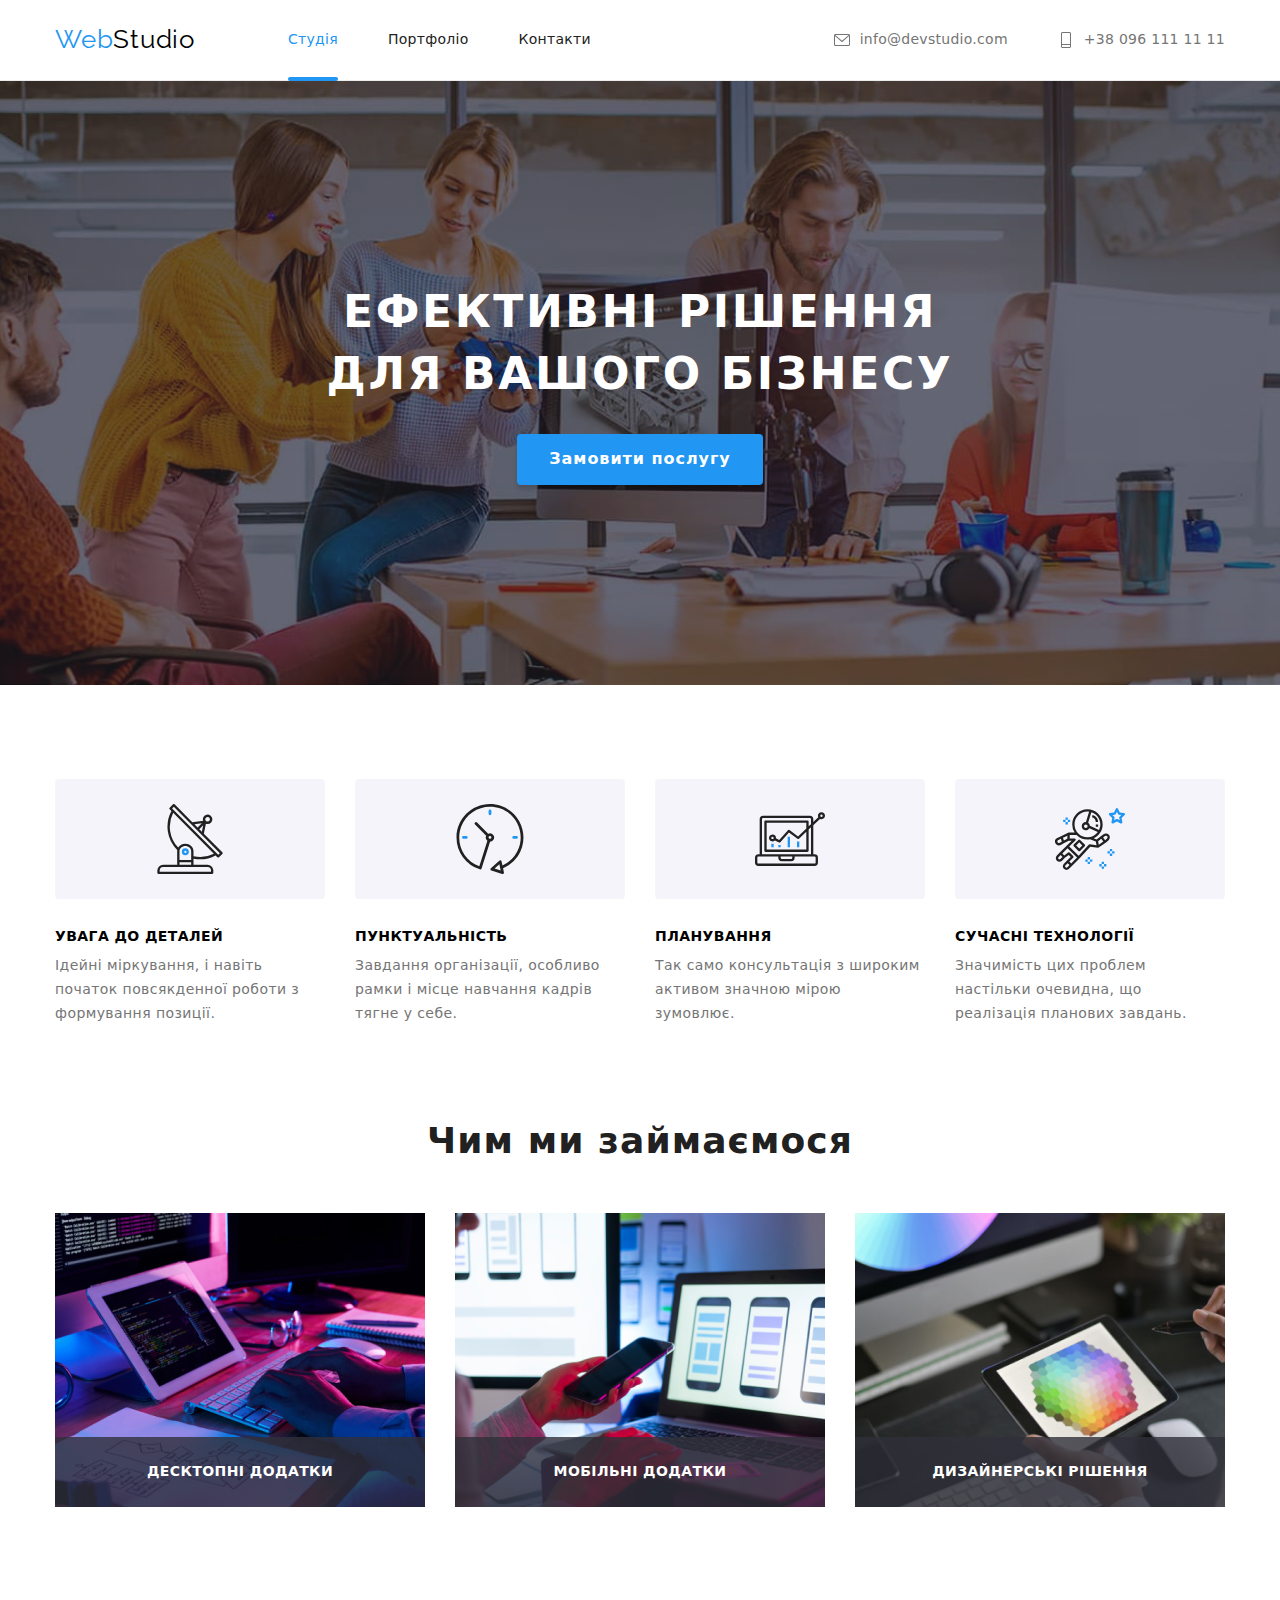
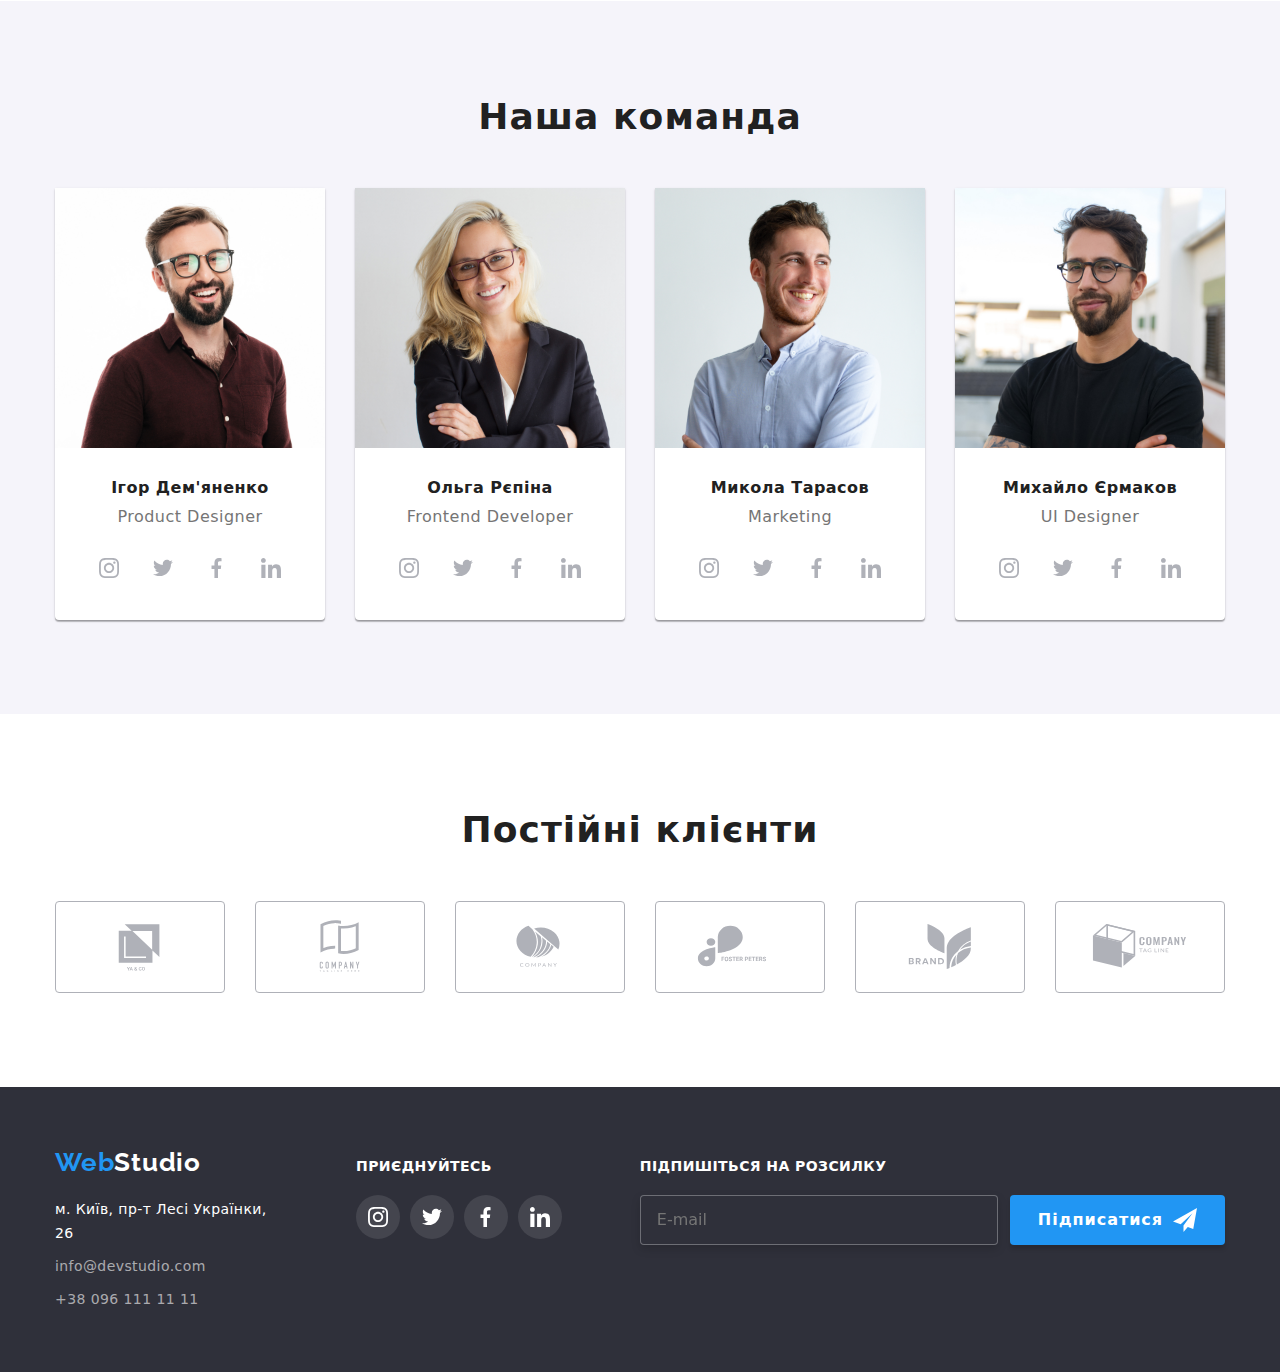
<file: index.html>
<!DOCTYPE html>
<html lang="uk">
<head>
    <meta charset="UTF-8">
    <meta http-equiv="X-UA-Compatible" content="IE=edge">
    <meta name="viewport" content="width=device-width, initial-scale=1.0">
    <link rel="preconnect" href="https://fonts.googleapis.com">
    <link rel="preconnect" href="https://fonts.gstatic.com" crossorigin>
    <link href="https://fonts.googleapis.com/css2?family=Raleway:wght@700&family=Roboto:wght@400;500;700;900&display=swap" rel="stylesheet">
    <title>TrainDocument</title>
    <link rel="stylesheet" href="./css/main.min.css">
    <link rel="stylesheet" href="https://cdnjs.cloudflare.com/ajax/libs/modern-normalize/1.1.0/modern-normalize.min.css">
</head>
<body>
    <header class="header">
        <div class="container">
            <nav class="header__nav">
                <a class="header__logo" href="/">Web<span class="logo__span">Studio</span></a>
                <ul class="header__pages list">
                    <li class="header__page"><a href="./index.html" class="header__link current">Студія</a></li>
                    <li class="header__page"><a href="./portfolio.html" class="header__link">Портфоліо</a></li>
                    <li class="header__page"><a href="#" class="header__link">Контакти</a></li>
                </ul>
                <ul class="header__contacts list">
                    <li>
                        <a href="mailto:info@devstudio.com" class="header__contact">
                            <svg class="header__icons" width="16" height="16"> 
                                <use href="./images/icons.svg#mail-icon"></use>
                            </svg>info@devstudio.com</a>

                    </li>
                    <li>
                        <a href="tel:+380961111111" class="header__contact">
                            <svg class="header__icons" width="16" height="16"> 
                                <use href="./images/icons.svg#tele-icon"></use>
                            </svg>+38 096 111 11 11</a>
                    </li>
                </ul>
            </nav>

        </div>    
    </header>
    <main>
        <section class="hero">
            <div class="container hero__block">
                <h1 class="hero__logo">Ефективні рішення для вашого бізнесу</h1>
                <button data-modal-open type="button" class="hero__button">Замовити послугу</button>
                <div class="backdrop is-hidden" data-modal>
                    <div class="modal">
                        <button class="modal__close-button" data-modal-close>
                            <svg class="close-button__icon" width="18" height="18">
                                <use href="./images/icons.svg#close-button"></use>                               
                            </svg>
                        </button>
                        <p class="modal__name">Залиште свої дані, ми вам передзвонимо</p>
                        <form class="form">
                            <div class="form__field">
                                <label class="field__label" for="name">Ім'я</label>
                                <input class="field__input" type="text" name="name" id="name">
                                <svg class="field__icons" width="18" height="18">
                                    <use href="./images/icons.svg#name-icon"></use> 
                                </svg>
                            </div>
                            <div class="form__field">
                                <label class="field__label" for="tel">Телефон</label>
                                <input class="field__input" type="tel" name="tel" id="tel">
                                <svg class="field__icons" width="18" height="18">
                                    <use href="./images/icons.svg#modal-phone"></use> 
                                </svg>
                            </div>
                            <div class="form__field">
                                <label class="field__label" for="mail">Пошта</label>
                                <input class="field__input" type="email" name="mail" id="mail">
                                <svg class="field__icons" width="18" height="18">
                                    <use href="./images/modal-icons.svg#mail-icon"></use> 
                                </svg>
                            </div>
                            <div class="form__field">
                                <label class="field__label" for="coment">Коментар</label>
                                <textarea class="field__input field__textarea" name="coment" id="coment" rows="6" placeholder="Введіть текст"></textarea>
                            </div>
                            <div class="check__field">
                                <label class="check__label">
                                    <input class="check__input" type="checkbox" name="policy">
                                    <span class="check__icon"></span>
                                    Погоджуюсь з розсилкою та приймаю <a href="#" class="check__polici">Умови договору</a>
                                </label>
                                
                            </div>
                            <button type="submit" class="modal__send-button">Відправити</button>
                        </form>

                    </div>
                </div>
            </div>
        </section>
        <section class="softskills">
            <div class="container">
                <h2 class="visually-hidden">Наші особлиості</h2>
                <ul class="skills list">
                    <li class="skills__item">
                        <div class="skill__icons">
                            <svg clas="skill__icon" width="70" height="70">
                                <use href="./images/icons.svg#antenna"></use>
                            </svg>
                        </div>
                        <h3 class="skill__name">Увага до деталей</h3>
                        <p class="skill__discription">Ідейні міркування, і навіть початок повсякденної роботи з формування позиції.</p>
                    </li>
                    <li class="sskills__item">
                        <div class="skill__icons">
                            <svg clas="skill__icon" width="70" height="70">
                                <use href="./images/icons.svg#clock"></use>
                            </svg>
                        </div>
                        <h3 class="skill__name">Пунктуальність</h3>
                        <p class="skill__discription">Завдання організації, особливо рамки і місце навчання кадрів тягне у себе.</p>
                    </li>
                    <li class="skills__item">
                        <div class="skill__icons">
                            <svg clas="skill__icon" width="70" height="70">
                                <use href="./images/icons.svg#diagram"></use>
                            </svg>
                        </div>
                        <h3 class="skill__name">Планування</h3>
                        <p class="skill__discription">Так само консультація з широким активом значною мірою зумовлює.</p>
                    </li>
                    <li class="fskills__item">
                        <div class="skill__icons">
                            <svg clas="skill__icon" width="70" height="70">
                                <use href="./images/icons.svg#astronaut"></use>
                            </svg>
                        </div>
                        <h3 class="skill__name">Сучасні технології</h3>
                        <p class="skill__discription">Значимість цих проблем настільки очевидна, що реалізація планових завдань.</p>
                    </li>
                </ul>
            </div>
        </section>
        <section class="about section">
            <div class="container">
                <h2 class="about__name">Чим ми займаємося</h2>
                <ul class="about__items list">
                    <li class="about__cards">
                        <div class="about__photo">
                            <img src="./images/about1.jpg" alt="work" width="370" /> 
                            <h3 class="photo__name">Десктопні додатки</h3>
                        </div> 
                    </li>
                    <li class="about__cards">
                        <div class="about__photo">
                            <img src="./images/about2.jpg" alt="more-work" width="370" />
                            <h3 class="photo__name">Мобільні додатки</h3>
                        </div>
                    </li>
                    <li class="about__cards">
                        <div class="about__photo">
                            <img src="./images/about3.jpg" alt="hard-work" width="370" />
                            <h3 class="photo__name">Дизайнерські рішення</h3>
                        </div>
                    </li>
                </ul> 
            </div>         
        </section>
        <section class="team section">
            <div class="container">
                <h2 class="team__name">Наша команда</h2>
                <ul class="team__list list">
                    <li class="teammate">   
                        <img src="./images/team-igor.jpg" alt="igor" width="270" />
                        <div class="teammate__card">
                            <h3 class="teammate__name">Ігор Дем'яненко</h3>  
                            <p class="teammate__skill">Product Designer</p>
                            <ul class="teammate__social-icons list">
                                <li class="social-icons__item">
                                    <a href="" class="social-icons__button">
                                        <svg class="social__icon" width="20" height="20"> 
                                            <use href="./images/icons.svg#instagram"></use>
                                        </svg>  
                                    </a>
                                </li>
                                <li class="social-icons__item">
                                    <a href="" class="social-icons__button">
                                        <svg class="social__icon" width="20" height="20"> 
                                            <use href="./images/icons.svg#twiter"></use>
                                        </svg>             
                                    </a>
                                </li>
                                <li class="social-icons__item">
                                    <a href="" class="social-icons__button">
                                        <svg class="social__icon" width="20" height="20"> 
                                            <use href="./images/icons.svg#facebook"></use>
                                        </svg>  
                                    </a>
                                </li>
                                <li class="social-icons__item">
                                    <a href="" class="social-icons__button">
                                        <svg class="social__icon" width="20" height="20"> 
                                            <use href="./images/icons.svg#in-icon"></use>
                                        </svg> 
                                    </a>
                                </li>
                            </ul>
                        </div>      
                    </li>
                    <li class="teammate">
                        <img src="./images/team-olga.jpg" alt="olga" width="270" />
                        <div class="teammate__card">
                            <h3 class="teammate__name">Ольга Рєпіна</h3> 
                            <p class="teammate__skill">Frontend Developer</p>
                            <ul class="teammate__social-icons list">
                                <li class="social-icons__item">
                                    <a href="" class="social-icons__button">
                                        <svg class="social__icon" width="20" height="20"> 
                                            <use href="./images/icons.svg#instagram"></use>
                                        </svg>  
                                    </a>
                                </li>
                                <li class="social-icons__item">
                                    <a href="" class="social-icons__button">
                                        <svg class="social__icon" width="20" height="20"> 
                                            <use href="./images/icons.svg#twiter"></use>
                                        </svg>             
                                    </a>
                                </li>
                                <li class="social-icons__item">
                                    <a href="" class="social-icons__button">
                                        <svg class="social__icon" width="20" height="20"> 
                                            <use href="./images/icons.svg#facebook"></use>
                                        </svg>  
                                    </a>
                                </li>
                                <li class="social-icons__item">
                                    <a href="" class="social-icons__button">
                                        <svg class="social__icon" width="20" height="20"> 
                                            <use href="./images/icons.svg#in-icon"></use>
                                        </svg> 
                                    </a>
                                </li>
                            </ul>
                        </div>                                    
                    </li>
                    <li class="teammate">
                        <img src="./images/team-mukola.jpg" alt="mukola" width="270" />
                        <div class="teammate__card">
                            <h3 class="teammate__name">Микола Тарасов</h3>
                            <p class="teammate__skill">Marketing</p>
                            <ul class="teammate__social-icons list">
                                <li class="social-icons__item">
                                    <a href="" class="social-icons__button">
                                        <svg class="social__icon" width="20" height="20"> 
                                            <use href="./images/icons.svg#instagram"></use>
                                        </svg>  
                                    </a>
                                </li>
                                <li class="social-icons__item">
                                    <a href="" class="social-icons__button">
                                        <svg class="social__icon" width="20" height="20"> 
                                            <use href="./images/icons.svg#twiter"></use>
                                        </svg>             
                                    </a>
                                </li>
                                <li class="social-icons__item">
                                    <a href="" class="social-icons__button">
                                        <svg class="social__icon" width="20" height="20"> 
                                            <use href="./images/icons.svg#facebook"></use>
                                        </svg>  
                                    </a>
                                </li>
                                <li class="social-icons__item">
                                    <a href="" class="social-icons__button">
                                        <svg class="social__icon" width="20" height="20"> 
                                            <use href="./images/icons.svg#in-icon"></use>
                                        </svg> 
                                    </a>
                                </li>
                            </ul>
                        </div>                        
                    </li>
                    <li class="teammate">
                        <img src="./images/team-mukhailo.jpg" alt="mikhailo" width="270" />
                        <div class="teammate__card">
                            <h3 class="teammate__name">Михайло Єрмаков</h3> 
                            <p class="teammate__skill">UI Designer</p>
                            <ul class="teammate__social-icons list">
                                <li class="social-icons__item">
                                    <a href="" class="social-icons__button">
                                        <svg class="icon-team" width="20" height="20"> 
                                            <use href="./images/icons.svg#instagram"></use>
                                        </svg>  
                                    </a>
                                </li>
                                <li class="social-icons__item">
                                    <a href="" class="social-icons__button">
                                        <svg class="social__icon" width="20" height="20"> 
                                            <use href="./images/icons.svg#twiter"></use>
                                        </svg>             
                                    </a>
                                </li>
                                <li class="social-icons__item">
                                    <a href="" class="social-icons__button">
                                        <svg class="social__icon" width="20" height="20"> 
                                            <use href="./images/icons.svg#facebook"></use>
                                        </svg>  
                                    </a>
                                </li>
                                <li class="social-icons__item">
                                    <a href="" class="social-icons__button">
                                        <svg class="social__icon" width="20" height="20"> 
                                            <use href="./images/icons.svg#in-icon"></use>
                                        </svg> 
                                    </a>
                                </li>
                            </ul>
                        </div> 
                    </li>
                </ul>
            </div>
        </section>
        <section class="partners">
            <div class="container">
                <h2 class="partners__name">Постійні клієнти</h2>
                <ul class="partners__items list">
                    <li class="partners__unit">
                        <a href="" class="partners__link">
                            <svg class="partners__icon">
                                <use href="./images/icons.svg#Logo1"></use>
                            </svg>
                        </a>
                    </li>
                    <li class="partners__unit">
                        <a href="" class="partners__link">
                            <svg class="partners__icon">
                                <use href="./images/icons.svg#Logo2"></use>
                            </svg>
                        </a>
                    </li>
                    <li class="partners__unit">
                        <a href="" class="partners__link">
                            <svg class="partners__icon">
                                <use href="./images/icons.svg#Logo3"></use>
                            </svg>
                        </a>
                    </li>
                    <li class="partners__unit">
                        <a href="" class="partners__link">
                            <svg class="partners__icon">
                                <use href="./images/icons.svg#Logo4"></use>
                            </svg>
                        </a>
                    </li>
                    <li class="partners__unit">
                        <a href="" class="partners__link">
                            <svg class="partners__icon">
                                <use href="./images/icons.svg#Logo5"></use>
                            </svg>
                        </a>
                    </li>
                    <li class="partners__unit">
                        <a href="" class="partners__link">
                            <svg class="partners__icon">
                                <use href="./images/icons.svg#Logo6"></use>
                            </svg>
                        </a>
                    </li>
                </ul>
            </div>
        </section>

    </main>
    <footer class="footer">
        <div class="container fot-info">
            <div>
                <a class="logo-footer" href="/">Web<span class="logo-footer__span">Studio</span></a>
                <address class="footer__address">
                    <ul class="info list">
                        <li class="info__item">
                            <a class="info__adress"
                            href="https://goo.gl/maps/q8szckF4ap9dP3nEA"
                            target="_blank"
                            rel="noopener noreferrer nofollow"
                            >м. Київ, пр-т Лесі Українки, 26</a>   
                        </li>
                        <li class="info__item"><a href="mailto:info@devstudio.com" class="info__contacts">info@devstudio.com</a></li>
                        <li class="info__item"><a href="tel:+380961111111" class="info__contacts">+38 096 111 11 11</a></li>
                    </ul>            
                </address>
            </div>
            <div class="social">
                <h3 class="social__name">приєднуйтесь</h3>
                <ul class="icons list">
                    <li class="icons__item">
                        <a href="" class="icon__link">
                            <svg class="footer__icon" width="20" height="20"> 
                                <use href="./images/icons.svg#instagram"></use>
                            </svg>  
                        </a>
                    </li>
                    <li class="icons__item">
                        <a href="" class="icon__link">
                            <svg class="footer__icon" width="20" height="20"> 
                                <use href="./images/icons.svg#twiter"></use>
                            </svg>             
                        </a>
                    </li>
                    <li class="icons__item">
                        <a href="" class="icon__link">
                            <svg class="footer__icon" width="20" height="20"> 
                                <use href="./images/icons.svg#facebook"></use>
                            </svg>  
                        </a>
                    </li>
                    <li class="icons__item">
                        <a href="" class="icon__link">
                            <svg class="footer__icon" width="20" height="20"> 
                                <use href="./images/icons.svg#in-icon"></use>
                            </svg> 
                        </a>
                    </li>
                </ul>
            </div>
            <div class="footer-form">
                <p class="form__name">підпишіться на розсилку</p>
                <div class="form__send"> 
                    <label for="mail">
                        <input class="form__input" type="email" name="mail" placeholder="E-mail" />
                    </label>
                    <button type="submit" class="form__button">
                        Підписатися
                        <svg class="form__icon" width="24" height="24" >
                            <use href="./images/icons.svg#icon-send"></use>
                        </svg>
                    </button>
                </div>
            </div>

        </div>

    </footer>

    <script src="./js/modal.js"></script>
</body>
</html>
</file>
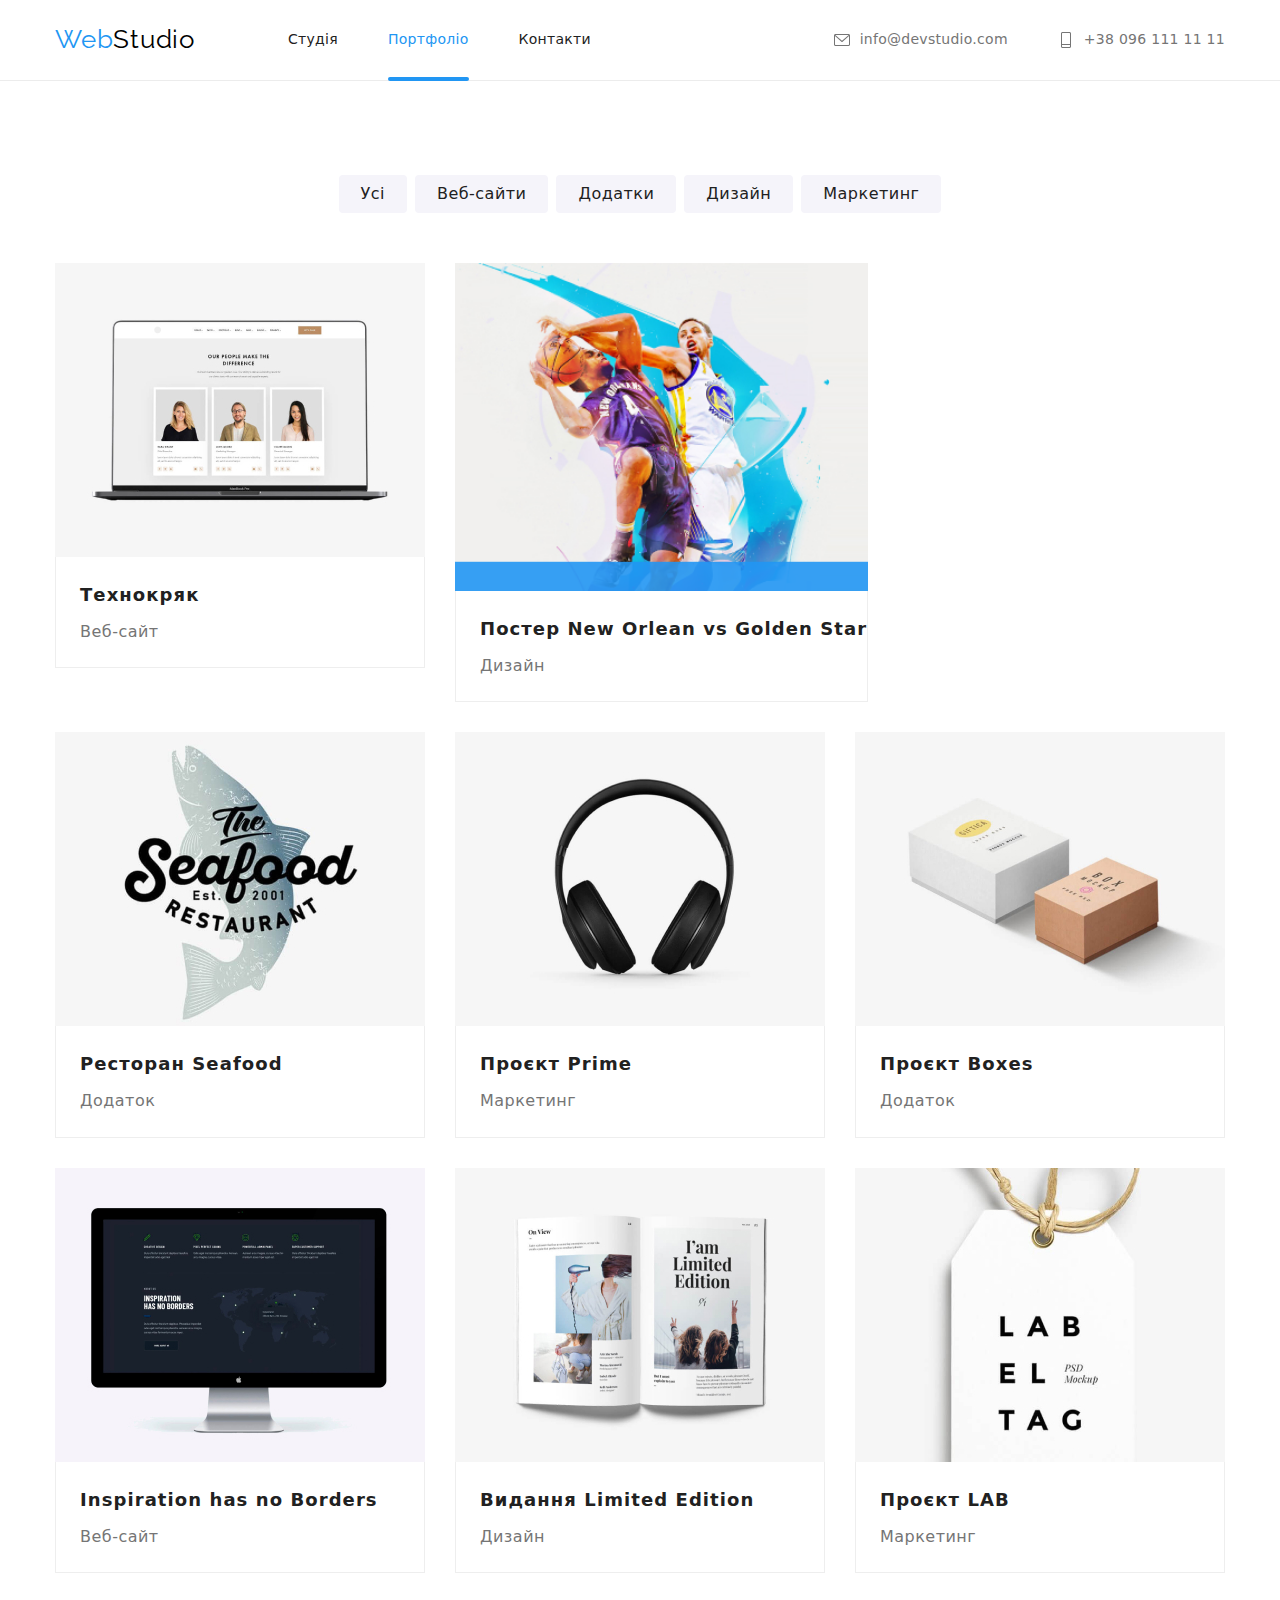
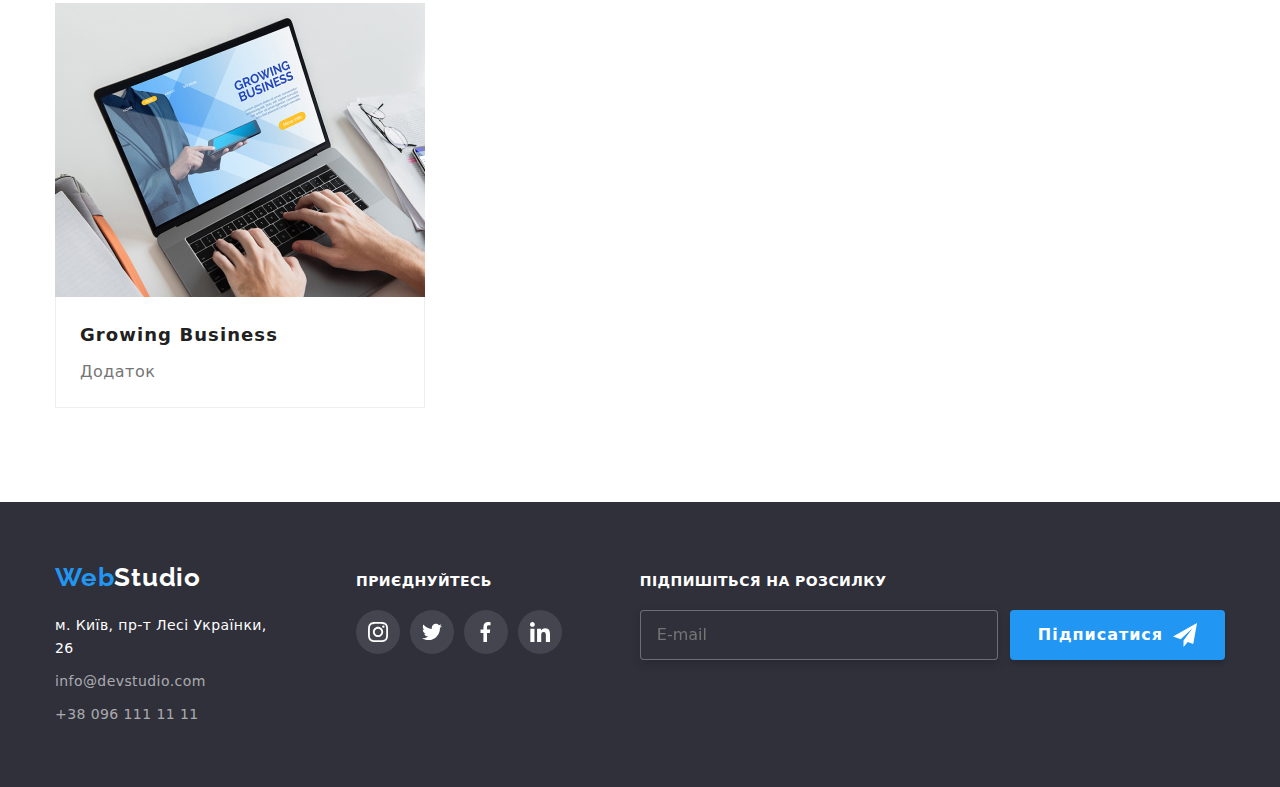
<file: portfolio.html>
<!DOCTYPE html>
<html lang="uk">
<head>
    <meta charset="UTF-8">
    <meta http-equiv="X-UA-Compatible" content="IE=edge">
    <meta name="viewport" content="width=device-width, initial-scale=1.0">
    <link rel="preconnect" href="https://fonts.googleapis.com">
    <link rel="preconnect" href="https://fonts.gstatic.com" crossorigin>
    <link href="https://fonts.googleapis.com/css2?family=Raleway:wght@700&family=Roboto:wght@400;500;700;900&display=swap" rel="stylesheet">
    <title>PortfolioDocument</title>
    <link rel="stylesheet" href="./css/main.min.css">
    <link rel="stylesheet" href="https://cdnjs.cloudflare.com/ajax/libs/modern-normalize/1.1.0/modern-normalize.min.css">
</head>
<body>
    <header class="header">
        <div class="container">
            <nav class="header__nav">
                <a class="header__logo" href="/">Web<span class="logo__span">Studio</span></a>
                <ul class="header__pages list">
                    <li class="header__page"><a href="./index.html" class="header__link">Студія</a></li>
                    <li class="header__page"><a href="./portfolio.html" class="header__link current">Портфоліо</a></li>
                    <li class="header__page"><a href="#" class="header__link">Контакти</a></li>
                </ul>
                <ul class="header__contacts list">
                    <li>
                        <a href="mailto:info@devstudio.com" class="header__contact">
                            <svg class="header__icons" width="16" height="16"> 
                                <use href="./images/icons.svg#mail-icon"></use>
                            </svg>info@devstudio.com</a>

                    </li>
                    <li>
                        <a href="tel:+380961111111" class="header__contact">
                            <svg class="header__icons" width="16" height="16"> 
                                <use href="./images/icons.svg#tele-icon"></use>
                            </svg>+38 096 111 11 11</a>
                    </li>
                </ul>
            </nav>

        </div>    
    </header>
    <main>
        
        <section class="projects section">
            <div class="container">
                <h1 class="visually-hidden">Портфолио</h1>
                <ul class="projects__buttons list">
                    <li class="projects-butoons__item"><button type="button" class="project__butoon">Усі</button></li>
                    <li class="projects-butoons__item"><button type="button" class="project__butoon">Веб-сайти</button></li>
                    <li class="projects-butoons__item"><button type="button" class="project__butoon">Додатки</button></li>
                    <li class="projects-butoons__item"><button type="button" class="project__butoon">Дизайн</button></li>
                    <li class="projects-butoons__item"><button type="button" class="project__butoon">Маркетинг</button></li>
                </ul>
                <ul class="projects__list list">
                    <li class="project__card">                       
                            <a class="card" href="#">
                                <div class="card__thumb">
                                    <img src="./images/project1.jpg" alt="notebook" width="370">
                                    <p class="card__discription">Ресурс пропонує комплексні пропозиції з різним рівнем функціоналу та сервісів. Все це дозволить відвідувачу отримати вичерпні відомості про компанію чи приватну особу.</p>                                 
                                </div>                              
                                <div class="card__content">                                    
                                    <h3 class="card__name">Технокряк</h3>
                                    <p class="card__text">Веб-сайт</p>
                                </div>
                            </a>                                             
                    </li> 
                    <li class="project__card">
                        <a class="card" href="#">
                            <div class="card__thumb">
                                <img src="./images/project2.jpg" alt="notebook" width="370">
                                <p class="card__discription">Ресурс пропонує комплексні пропозиції з різним рівнем функціоналу та сервісів. Все це дозволить відвідувачу отримати вичерпні відомості про компанію чи приватну особу.</p>
                            </div>
                            <div class="card__content">                                
                                <h3 class="card__name">Постер New Orlean vs Golden Star</h3>
                                <p class="card__text">Дизайн</p>
                            </div>   
                        </a>                   
                    </li>
                    <li class="project__card">
                        <a class="card" href="#">
                            <div class="card__thumb">
                                <img src="./images/project3.jpg" alt="notebook" width="370">
                                <p class="card__discription">Ресурс пропонує комплексні пропозиції з різним рівнем функціоналу та сервісів. Все це дозволить відвідувачу отримати вичерпні відомості про компанію чи приватну особу.</p>
                            </div>
                            <div class="card__content">
                                
                                <h3 class="card__name">Ресторан Seafood</h3>
                                <p class="card__text">Додаток</p>
                            </div>
                        </a>                  
                    </li>
                    <li class="project__card">
                        <a class="card" href="#">
                            <div class="card__thumb">
                                <img src="./images/project4.jpg" alt="notebook" width="370">
                                <p class="card__discription">Ресурс пропонує комплексні пропозиції з різним рівнем функціоналу та сервісів. Все це дозволить відвідувачу отримати вичерпні відомості про компанію чи приватну особу.</p>
                            </div>
                            <div class="card__content">
                                
                                <h3 class="card__name">Проєкт Prime</h3>
                                <p class="card__text">Маркетинг</p>
                            </div>
                        </a>                   
                    </li>
                    <li class="project__card">
                        <a class="card" href="#">
                            <div class="card__thumb">
                                <img src="./images/project5.jpg" alt="notebook" width="370">
                                <p class="card__discription">Ресурс пропонує комплексні пропозиції з різним рівнем функціоналу та сервісів. Все це дозволить відвідувачу отримати вичерпні відомості про компанію чи приватну особу.</p>
                            </div>
                            <div class="card__content">
                                
                                <h3 class="card__name">Проєкт Boxes</h3>
                                <p class="card__text">Додаток</p>
                            </div>
                        </a>                   
                    </li>
                    <li class="project__card">
                        <a class="card" href="#">
                            <div class="card__thumb">
                                <img src="./images/project6.jpg" alt="notebook" width="370">
                                <p class="card__discription">Ресурс пропонує комплексні пропозиції з різним рівнем функціоналу та сервісів. Все це дозволить відвідувачу отримати вичерпні відомості про компанію чи приватну особу.</p>
                            </div>
                            <div class="card__content">
                                
                                <h3 class="card__name">Inspiration has no Borders</h3>
                                <p class="card__text">Веб-сайт</p>
                            </div>
                        </a>                   
                    </li>
                    <li class="project__card">
                        <a class="card" href="#">
                            <div class="card__thumb">
                                <img src="./images/project7.jpg" alt="notebook" width="370">
                                <p class="card__discription">Ресурс пропонує комплексні пропозиції з різним рівнем функціоналу та сервісів. Все це дозволить відвідувачу отримати вичерпні відомості про компанію чи приватну особу.</p>
                            </div>
                            <div class="card__content">
                                
                                <h3 class="card__name">Видання Limited Edition</h3>
                                <p class="card__text">Дизайн</p>
                            </div>
                        </a>
                    </li>
                    <li class="project__card">
                        <a class="card" href="#">
                            <div class="card__thumb">
                                <img src="./images/project8.jpg" alt="notebook" width="370">
                                <p class="card__discription">Ресурс пропонує комплексні пропозиції з різним рівнем функціоналу та сервісів. Все це дозволить відвідувачу отримати вичерпні відомості про компанію чи приватну особу.</p>
                            </div>
                            <div class="card__content">
                                
                                <h3 class="card__name">Проєкт LAB</h3>
                                <p class="card__text">Маркетинг</p>
                            </div>
                        </a>                   
                    </li>
                    <li class="project__card">
                        <a class="card" href="#">
                            <div class="card__thumb">
                                <img src="./images/project9.jpg" alt="notebook" width="370">
                                <p class="card__discription">Ресурс пропонує комплексні пропозиції з різним рівнем функціоналу та сервісів. Все це дозволить відвідувачу отримати вичерпні відомості про компанію чи приватну особу.</p>
                            </div>
                            <div class="card__content">
                                
                                <h3 class="card__name">Growing Business</h3>
                                <p class="card__text">Додаток</p>
                            </div>
                        </a>                   
                    </li>
                </ul>
            </div>
        </section>
    </main>
    <footer class="footer">
        <div class="container fot-info">
            <div>
                <a class="logo-footer" href="/">Web<span class="logo-footer__span">Studio</span></a>
                <address class="footer__address">
                    <ul class="info list">
                        <li class="info__item">
                            <a class="info__adress"
                            href="https://goo.gl/maps/q8szckF4ap9dP3nEA"
                            target="_blank"
                            rel="noopener noreferrer nofollow"
                            >м. Київ, пр-т Лесі Українки, 26</a>   
                        </li>
                        <li class="info__item"><a href="mailto:info@devstudio.com" class="info__contacts">info@devstudio.com</a></li>
                        <li class="info__item"><a href="tel:+380961111111" class="info__contacts">+38 096 111 11 11</a></li>
                    </ul>            
                </address>
            </div>
            <div class="social">
                <h3 class="social__name">приєднуйтесь</h3>
                <ul class="icons list">
                    <li class="icons__item">
                        <a href="" class="icon__link">
                            <svg class="footer__icon" width="20" height="20"> 
                                <use href="./images/icons.svg#instagram"></use>
                            </svg>  
                        </a>
                    </li>
                    <li class="icons__item">
                        <a href="" class="icon__link">
                            <svg class="footer__icon" width="20" height="20"> 
                                <use href="./images/icons.svg#twiter"></use>
                            </svg>             
                        </a>
                    </li>
                    <li class="icons__item">
                        <a href="" class="icon__link">
                            <svg class="footer__icon" width="20" height="20"> 
                                <use href="./images/icons.svg#facebook"></use>
                            </svg>  
                        </a>
                    </li>
                    <li class="icons__item">
                        <a href="" class="icon__link">
                            <svg class="footer__icon" width="20" height="20"> 
                                <use href="./images/icons.svg#in-icon"></use>
                            </svg> 
                        </a>
                    </li>
                </ul>
            </div>
            <div class="footer-form">
                <p class="form__name">підпишіться на розсилку</p>
                <div class="form__send"> 
                    <label for="mail">
                        <input class="form__input" type="email" name="mail" placeholder="E-mail" />
                    </label>
                    <button type="submit" class="form__button">
                        Підписатися
                        <svg class="form__icon" width="24" height="24" >
                            <use href="./images/icons.svg#icon-send"></use>
                        </svg>
                    </button>
                </div>
            </div>

        </div>

    </footer>
    
</body>
</html>
</file>
<file: css/main.min.css>
/*! modern-normalize v1.1.0 | MIT License | https://github.com/sindresorhus/modern-normalize */*,::before,::after{-webkit-box-sizing:border-box;box-sizing:border-box}html{line-height:1.15;-webkit-text-size-adjust:100%;-moz-tab-size:4;-o-tab-size:4;tab-size:4}body{margin:0;font-family:system-ui,-apple-system,"Segoe UI",Roboto,Helvetica,Arial,sans-serif,"Apple Color Emoji","Segoe UI Emoji"}hr{height:0;color:inherit}abbr[title]{-webkit-text-decoration:underline dotted;text-decoration:underline dotted}b,strong{font-weight:bolder}code,kbd,samp,pre{font-family:ui-monospace,SFMono-Regular,Consolas,"Liberation Mono",Menlo,monospace;font-size:1em}small{font-size:80%}sub,sup{font-size:75%;line-height:0;position:relative;vertical-align:baseline}sub{bottom:-0.25em}sup{top:-0.5em}table{text-indent:0;border-color:inherit}button,input,optgroup,select,textarea{font-family:inherit;font-size:100%;line-height:1.15;margin:0}button,select{text-transform:none}button,[type=button],[type=reset],[type=submit]{-webkit-appearance:button}::-moz-focus-inner{border-style:none;padding:0}:-moz-focusring{outline:1px dotted ButtonText}:-moz-ui-invalid{box-shadow:none}legend{padding:0}progress{vertical-align:baseline}::-webkit-inner-spin-button,::-webkit-outer-spin-button{height:auto}[type=search]{-webkit-appearance:textfield;outline-offset:-2px}::-webkit-search-decoration{-webkit-appearance:none}::-webkit-file-upload-button{-webkit-appearance:button;font:inherit}summary{display:list-item}:root{--primary-text-color: #212121;--accent-text: #2196F3;--other-text: #757575;--background-and-text: #ffffff;--logo-half: #000;--block-background: #2F303A;--team-background: #F5F4FA;--icon-color: #AFB1B8}body{background-color:var(--background-and-text);font-family:"Roboto",sans-serif}a{text-decoration:none}*{margin:0;padding:0}h1,h2,h3,ul,p{margin:inherit}img{display:block;min-width:100%;height:auto}.container{width:1200px;padding-left:15px;padding-right:15px;margin-left:auto;margin-right:auto}.section{padding-top:94px;padding-bottom:94px}.visually-hidden{position:absolute;white-space:nowrap;width:1px;height:1px;overflow:hidden;border:0;padding:0;clip:rect(0 0 0 0);-webkit-clip-path:inset(50%);clip-path:inset(50%);margin:-1px}header{border-bottom:1px solid #ececec}.header__nav{display:-webkit-box;display:-ms-flexbox;display:flex;-webkit-box-align:center;-ms-flex-align:center;align-items:center}.header__logo{font-family:"Raleway";font-size:26px;line-height:1.2;letter-spacing:.03em;text-decoration:none;color:var(--accent-text)}.logo__span{color:var(--logo-half)}.list{list-style:none}.header__pages{display:-webkit-box;display:-ms-flexbox;display:flex;margin-left:93px}.header__page:not(:last-child){margin-right:50px}.header__link{display:block;padding-top:32px;padding-bottom:32px;font-weight:500;font-size:14px;line-height:1.1;letter-spacing:.02em;color:var(--primary-text-color);-webkit-transition:color 250ms cubic-bezier(0.4, 0, 0.2, 1);transition:color 250ms cubic-bezier(0.4, 0, 0.2, 1)}.header__link:hover,.header__link:focus{color:var(--accent-text)}.header__pages .current{color:var(--accent-text)}.header__contacts{display:-webkit-box;display:-ms-flexbox;display:flex;margin-left:auto}.header__contacts li+li{margin-left:50px}.header__contact{display:block;padding-top:32px;padding-bottom:32px}.header__contact{display:-webkit-box;display:-ms-flexbox;display:flex;font-weight:500;font-size:14px;line-height:1.1;letter-spacing:.02em;color:var(--other-text);fill:var(--other-text);-webkit-transition:color 250ms cubic-bezier(0.4, 0, 0.2, 1),fill 250ms cubic-bezier(0.4, 0, 0.2, 1);transition:color 250ms cubic-bezier(0.4, 0, 0.2, 1),fill 250ms cubic-bezier(0.4, 0, 0.2, 1)}.header__contact:hover,.header__contact:focus{color:var(--accent-text);fill:var(--accent-text)}.header__icons{margin-right:10px}.header__pages li{position:relative}.current::after{content:"";position:absolute;width:100%;height:4px;bottom:-1px;left:0;border-radius:2px;background-color:var(--accent-text)}.hero{background-color:var(--block-background);background-image:-webkit-gradient(linear, left top, right top, from(rgba(47, 48, 58, 0.4)), to(rgba(47, 48, 58, 0.4))),url(../images/overlay-people.jpg);background-image:linear-gradient(to right, rgba(47, 48, 58, 0.4), rgba(47, 48, 58, 0.4)),url(../images/overlay-people.jpg);background-position:center;background-size:cover}.hero__block{text-align:center;padding-top:200px;padding-bottom:200px}.hero__logo{width:696px;font-weight:900;font-size:44px;line-height:1.4;text-align:center;letter-spacing:.06em;text-transform:uppercase;color:var(--background-and-text)}.hero__button{margin-top:30px;padding:10px 32px;font-family:inherit;font-weight:700;font-size:16px;line-height:1.9;background:var(--accent-text);-webkit-box-shadow:0px 4px 4px rgba(0,0,0,.15);box-shadow:0px 4px 4px rgba(0,0,0,.15);border-radius:4px;cursor:pointer;color:var(--background-and-text);border:none;letter-spacing:.06em;-webkit-transition:background-color 250ms cubic-bezier(0.4, 0, 0.2, 1);transition:background-color 250ms cubic-bezier(0.4, 0, 0.2, 1)}.hero__button:hover,.hero__button:focus{background-color:#188ce8}.backdrop{position:fixed;top:0;left:0;width:100%;height:100%;background:rgba(0,0,0,.2);z-index:1;opacity:1;-webkit-transition:opacity 250ms cubic-bezier(0.4, 0, 0.2, 1);transition:opacity 250ms cubic-bezier(0.4, 0, 0.2, 1)}.backdrop.is-hidden{opacity:0;pointer-events:none}.backdrop.is-hidden .modal{-webkit-transform:translate(-50%, -50%) scale(0.9);transform:translate(-50%, -50%) scale(0.9)}.modal{padding:40px;position:absolute;top:50%;left:50%;-webkit-transform:translate(-50%, -50%) scale(1);transform:translate(-50%, -50%) scale(1);-webkit-transition:-webkit-transform 250ms cubic-bezier(0.4, 0, 0.2, 1);transition:-webkit-transform 250ms cubic-bezier(0.4, 0, 0.2, 1);transition:transform 250ms cubic-bezier(0.4, 0, 0.2, 1);transition:transform 250ms cubic-bezier(0.4, 0, 0.2, 1), -webkit-transform 250ms cubic-bezier(0.4, 0, 0.2, 1);min-width:528px;background-color:var(--background-and-text);-webkit-box-shadow:0px 1px 3px rgba(0,0,0,.12),0px 1px 1px rgba(0,0,0,.14),0px 2px 1px rgba(0,0,0,.2);box-shadow:0px 1px 3px rgba(0,0,0,.12),0px 1px 1px rgba(0,0,0,.14),0px 2px 1px rgba(0,0,0,.2);border-radius:4px}.modal__name{margin-bottom:12px;font-weight:700;font-size:20px;line-height:1.1;letter-spacing:.03em;color:var(--primary-text-color)}.close-button__icon{display:-webkit-box;display:-ms-flexbox;display:flex;border-radius:50%}.modal__close-button{position:absolute;top:8px;right:8px;padding:6px;border-radius:50%;border:1px solid rgba(0,0,0,.1);background-color:var(--background-and-text);cursor:pointer;fill:var(--logo-half);-webkit-transition:fill 250ms cubic-bezier(0.4, 0, 0.2, 1);transition:fill 250ms cubic-bezier(0.4, 0, 0.2, 1)}.modal__close-button:hover,.modal__close-button:focus{fill:var(--accent-text)}.form__field{position:relative;display:-webkit-box;display:-ms-flexbox;display:flex;-webkit-box-orient:vertical;-webkit-box-direction:normal;-ms-flex-direction:column;flex-direction:column;text-align:left;font-weight:400;font-size:12px;line-height:14px;color:var(--other-text);letter-spacing:.01em;margin-bottom:4px}.form__field+.form__field{margin-top:10px}.field__label{font-weight:400;font-size:12px;line-height:14px;color:var(--other-text);letter-spacing:.01em;margin-bottom:4px}.field__input{padding:12px;padding-left:42px;border:1px solid rgba(33,33,33,.2);border-radius:4px;-webkit-transition:border-color 250ms cubic-bezier(0.4, 0, 0.2, 1);transition:border-color 250ms cubic-bezier(0.4, 0, 0.2, 1)}.field__icons{position:absolute;bottom:11px;left:12px;fill:var(--primary-text-color);-webkit-transition:fill 250ms cubic-bezier(0.4, 0, 0.2, 1);transition:fill 250ms cubic-bezier(0.4, 0, 0.2, 1)}.field__input:focus~.field__icons,.field__input:hover~.field__icons{fill:var(--accent-text)}.field__input:focus,.field__input:hover{border-color:var(--accent-text);outline:none}.field__textarea{padding:12px 16px;border:1px solid rgba(33,33,33,.2);border-radius:4px;height:120px;resize:none}.field__textarea::-webkit-input-placeholder{font-weight:400;font-size:12px;line-height:14px;letter-spacing:.01em;color:rgba(117,117,117,.5)}.field__textarea::-moz-placeholder{font-weight:400;font-size:12px;line-height:14px;letter-spacing:.01em;color:rgba(117,117,117,.5)}.field__textarea:-ms-input-placeholder{font-weight:400;font-size:12px;line-height:14px;letter-spacing:.01em;color:rgba(117,117,117,.5)}.field__textarea::-ms-input-placeholder{font-weight:400;font-size:12px;line-height:14px;letter-spacing:.01em;color:rgba(117,117,117,.5)}.field__textarea::placeholder{font-weight:400;font-size:12px;line-height:14px;letter-spacing:.01em;color:rgba(117,117,117,.5)}.check__field{margin-top:20px}.check__polici{margin-left:4px;text-decoration:underline;color:var(--accent-text)}.check__label{display:-webkit-box;display:-ms-flexbox;display:flex;-webkit-box-align:center;-ms-flex-align:center;align-items:center;-webkit-box-pack:center;-ms-flex-pack:center;justify-content:center;font-weight:400;font-size:14px;line-height:24px;letter-spacing:.03em;color:var(--other-text)}.check__icon{display:inline-block;margin-right:8px;width:16px;height:15px;border:2px solid var(--primary-text-color);border-radius:2px}.check__input{position:absolute;-webkit-appearance:none;-moz-appearance:none;appearance:none}.check__input:checked+.check__icon{border-color:var(--accent-text);background-color:var(--accent-text);background-image:url("../images/icon-check.svg");background-size:contain;background-origin:border-box}.modal__send-button{margin-top:30px;padding:10px 52px;font-family:inherit;font-weight:700;font-size:16px;line-height:1.9;background:var(--accent-text);-webkit-box-shadow:0px 4px 4px rgba(0,0,0,.15);box-shadow:0px 4px 4px rgba(0,0,0,.15);border-radius:4px;cursor:pointer;color:var(--background-and-text);border:none;letter-spacing:.06em;-webkit-transition:background-color 250ms cubic-bezier(0.4, 0, 0.2, 1);transition:background-color 250ms cubic-bezier(0.4, 0, 0.2, 1)}.modal__send-button:hover,.modal__send-button:focus{background-color:#188ce8}.skill__icons{display:-webkit-box;display:-ms-flexbox;display:flex;-webkit-box-align:center;-ms-flex-align:center;align-items:center;-webkit-box-pack:center;-ms-flex-pack:center;justify-content:center;margin-bottom:30px;width:270px;height:120px;background-color:var(--team-background);border-radius:4px}.softskills{padding-top:94px}.skills{display:-webkit-box;display:-ms-flexbox;display:flex}.skills__item{-ms-flex-preferred-size:25%;flex-basis:25%}.skills li+li{margin-left:30px}.skill__name{text-transform:uppercase;font-weight:700;font-size:14px;line-height:1.1;letter-spacing:.03em;margin-left:0}.skill__discription{font-weight:400;font-size:14px;line-height:1.7;letter-spacing:.03em;color:var(--other-text);margin-top:10px;margin-left:0}.about{padding-top:94px;padding-bottom:94px;text-align:center}.about__name{font-weight:700;font-size:36px;line-height:1.2;letter-spacing:.03em;color:var(--primary-text-color);margin-bottom:50px}.about__items{display:-webkit-box;display:-ms-flexbox;display:flex;-ms-flex-wrap:wrap;flex-wrap:wrap}.about__cards{-ms-flex-preferred-size:calc(33.3333333333% - 30px);flex-basis:calc(33.3333333333% - 30px)}.about__cards+.about__cards{margin-left:30px}.about__photo{position:relative}.photo__name{display:-webkit-box;display:-ms-flexbox;display:flex;-webkit-box-align:center;-ms-flex-align:center;align-items:center;-webkit-box-pack:center;-ms-flex-pack:center;justify-content:center;width:100%;height:70px;position:absolute;bottom:0;font-weight:700;font-size:14px;line-height:1.1;letter-spacing:.03em;text-transform:uppercase;color:var(--background-and-text);background-color:rgba(47,48,58,.8)}.team{background-color:var(--team-background);padding-bottom:94px;padding-top:94px;text-align:center}.team__name{font-weight:700;font-size:36px;line-height:1.2;letter-spacing:.03em;margin-bottom:50px;color:var(--primary-text-color)}.team__list{display:-webkit-box;display:-ms-flexbox;display:flex;-ms-flex-wrap:wrap;flex-wrap:wrap}.team__list li+li{margin-left:30px}.teammate{-ms-flex-preferred-size:calc(25% - 30px);flex-basis:calc(25% - 30px);-webkit-box-shadow:0px 1px 3px rgba(0,0,0,.12),0px 1px 1px rgba(0,0,0,.14),0px 2px 1px rgba(0,0,0,.2);box-shadow:0px 1px 3px rgba(0,0,0,.12),0px 1px 1px rgba(0,0,0,.14),0px 2px 1px rgba(0,0,0,.2);border-radius:0px 0px 4px 4px;background-color:var(--background-and-text)}.teammate__name{margin-bottom:0;text-align:center;letter-spacing:.03em;font-size:16px;line-height:1.2;color:var(--primary-text-color)}.teammate__card{text-align:center;margin-top:30px;margin-bottom:30px}.teammate__skill{font-weight:400;font-size:16px;line-height:1.2;letter-spacing:.03em;margin-bottom:0;margin-top:10px;color:var(--other-text)}.teammate__social-icons{-webkit-box-pack:center;-ms-flex-pack:center;justify-content:center;display:-webkit-box;display:-ms-flexbox;display:flex;margin-top:20px}.social-icons__item+.social-icons__item{margin-left:10px}.social-icons__button{display:-webkit-box;display:-ms-flexbox;display:flex;-webkit-box-pack:center;-ms-flex-pack:center;justify-content:center;-webkit-box-align:center;-ms-flex-align:center;align-items:center;border:none;background-color:rgba(255,255,255,.1);border-radius:50%;width:44px;height:44px;cursor:pointer;fill:var(--icon-color);-webkit-transition:fill 250ms cubic-bezier(0.4, 0, 0.2, 1),background-color 250ms cubic-bezier(0.4, 0, 0.2, 1);transition:fill 250ms cubic-bezier(0.4, 0, 0.2, 1),background-color 250ms cubic-bezier(0.4, 0, 0.2, 1)}.social-icons__button:hover,.social-icons__button:focus{background-color:var(--accent-text);fill:var(--background-and-text)}.partners{padding-bottom:94px;padding-top:94px;text-align:center}.partners__name{color:var(--primary-text-color);font-weight:700;font-size:36px;line-height:1.2;letter-spacing:.03em}.partners__items{display:-webkit-box;display:-ms-flexbox;display:flex;margin-top:50px;padding:0}.partners__unit+.partners__unit{margin-left:30px}.partners__link{display:-webkit-box;display:-ms-flexbox;display:flex;-webkit-box-pack:center;-ms-flex-pack:center;justify-content:center;-webkit-box-align:center;-ms-flex-align:center;align-items:center;fill:var(--icon-color);width:170px;height:92px;border:1px solid var(--icon-color);border-radius:4px;-webkit-transition:fill 250ms cubic-bezier(0.4, 0, 0.2, 1),border 250ms cubic-bezier(0.4, 0, 0.2, 1),color 250ms cubic-bezier(0.4, 0, 0.2, 1);transition:fill 250ms cubic-bezier(0.4, 0, 0.2, 1),border 250ms cubic-bezier(0.4, 0, 0.2, 1),color 250ms cubic-bezier(0.4, 0, 0.2, 1)}.partners__link:hover,.partners__link:focus{border:1px solid var(--accent-text);fill:var(--accent-text);color:var(--accent-text)}.partners__icon{width:106px;height:60px}.footer{background-color:var(--block-background);padding-top:60px;padding-bottom:60px}.fot-info{display:-webkit-box;display:-ms-flexbox;display:flex;-webkit-box-align:baseline;-ms-flex-align:baseline;align-items:baseline}.footer__address{margin-top:20px}.logo-footer{font-family:"Raleway";font-weight:700;font-size:26px;line-height:1.2;letter-spacing:.03em;text-decoration:none;color:var(--accent-text)}.logo-footer__span{color:var(--background-and-text)}.info{width:231px}.info__adress{font-weight:400;font-size:14px;font-style:normal;line-height:1.7;letter-spacing:.03em;color:var(--background-and-text);-webkit-transition:color 250ms cubic-bezier(0.4, 0, 0.2, 1);transition:color 250ms cubic-bezier(0.4, 0, 0.2, 1)}.info__adress:hover,.info__adress:focus{color:var(--accent-text)}.info__item{margin-top:9px}.info__item:first-child{margin-top:0}.info__contacts{font-style:normal;font-weight:400;font-size:14px;line-height:1.7;letter-spacing:.03em;color:rgba(255,255,255,.6);-webkit-transition:color 250ms cubic-bezier(0.4, 0, 0.2, 1);transition:color 250ms cubic-bezier(0.4, 0, 0.2, 1)}.info__contacts:hover,.info__contacts:focus{color:var(--accent-text)}.social{margin-left:70px;padding-left:0}.social__name{margin-left:0;padding-left:0;text-transform:uppercase;font-weight:700;font-size:14px;line-height:1.1;letter-spacing:.03em;color:var(--background-and-text)}.icons{display:-webkit-box;display:-ms-flexbox;display:flex;margin-top:20px;margin-left:0}.icons li+li{margin-left:10px}.icon__link{display:-webkit-box;display:-ms-flexbox;display:flex;-webkit-box-pack:center;-ms-flex-pack:center;justify-content:center;-webkit-box-align:center;-ms-flex-align:center;align-items:center;border:none;background-color:rgba(255,255,255,.1);border-radius:50%;width:44px;height:44px;cursor:pointer;-webkit-transition:background-color 250ms cubic-bezier(0.4, 0, 0.2, 1);transition:background-color 250ms cubic-bezier(0.4, 0, 0.2, 1)}.icon__link:hover,.icon__link:focus{background-color:var(--accent-text)}.footer__icon{fill:var(--background-and-text)}.footer-form{margin-left:auto}.form__send{display:-webkit-box;display:-ms-flexbox;display:flex}.form__name{display:block;padding-left:0;margin-bottom:20px;text-transform:uppercase;font-weight:700;font-size:14px;line-height:1.1;letter-spacing:.03em;color:var(--background-and-text)}.form__input{width:358px;height:50px;padding-left:16px;color:var(--background-and-text);background-color:var(--block-background);border:1px solid rgba(255,255,255,.3);-webkit-filter:drop-shadow(0px 4px 4px rgba(0, 0, 0, 0.15));filter:drop-shadow(0px 4px 4px rgba(0, 0, 0, 0.15));border-radius:4px}.form__input:focus{outline:none}.mail-input::-webkit-input-placeholder{color:rgba(255,255,255,.6);letter-spacing:.03em}.mail-input::-moz-placeholder{color:rgba(255,255,255,.6);letter-spacing:.03em}.mail-input:-ms-input-placeholder{color:rgba(255,255,255,.6);letter-spacing:.03em}.mail-input::-ms-input-placeholder{color:rgba(255,255,255,.6);letter-spacing:.03em}.mail-input::placeholder{color:rgba(255,255,255,.6);letter-spacing:.03em}.form__button{padding:10px 28px;margin-left:12px;font-weight:700;font-size:16px;line-height:1.9;background:var(--accent-text);-webkit-box-shadow:0px 4px 4px rgba(0,0,0,.15);box-shadow:0px 4px 4px rgba(0,0,0,.15);border-radius:4px;cursor:pointer;color:var(--background-and-text);border:none;letter-spacing:.06em;-webkit-transition:background-color 250ms cubic-bezier(0.4, 0, 0.2, 1);transition:background-color 250ms cubic-bezier(0.4, 0, 0.2, 1)}.form__button:hover,.form__button:focus{background-color:#188ce8}.form__button{display:-webkit-box;display:-ms-flexbox;display:flex;-webkit-box-align:center;-ms-flex-align:center;align-items:center}.form__icon{fill:var(--background-and-text);margin-left:10px}.projects__buttons{display:-webkit-box;display:-ms-flexbox;display:flex;-webkit-box-pack:center;-ms-flex-pack:center;justify-content:center}.projects-butoons__item+.projects-butoons__item{margin-left:8px}.project__butoon{font-family:inherit;font-weight:500;font-size:16px;line-height:1.6;letter-spacing:.03em;cursor:pointer;color:var(--primary-text-color);background-color:var(--team-background);border:none;border-radius:4px;padding:6px 22px;-webkit-transition:background-color 250ms cubic-bezier(0.4, 0, 0.2, 1),color 250ms cubic-bezier(0.4, 0, 0.2, 1),-webkit-box-shadow 250ms cubic-bezier(0.4, 0, 0.2, 1);transition:background-color 250ms cubic-bezier(0.4, 0, 0.2, 1),color 250ms cubic-bezier(0.4, 0, 0.2, 1),-webkit-box-shadow 250ms cubic-bezier(0.4, 0, 0.2, 1);transition:background-color 250ms cubic-bezier(0.4, 0, 0.2, 1),color 250ms cubic-bezier(0.4, 0, 0.2, 1),box-shadow 250ms cubic-bezier(0.4, 0, 0.2, 1);transition:background-color 250ms cubic-bezier(0.4, 0, 0.2, 1),color 250ms cubic-bezier(0.4, 0, 0.2, 1),box-shadow 250ms cubic-bezier(0.4, 0, 0.2, 1),-webkit-box-shadow 250ms cubic-bezier(0.4, 0, 0.2, 1)}.project__butoon:hover,.project__butoon:focus{-webkit-box-shadow:0px 3px 1px rgba(0,0,0,.1),0px 1px 2px rgba(0,0,0,.08),0px 2px 2px rgba(0,0,0,.12);box-shadow:0px 3px 1px rgba(0,0,0,.1),0px 1px 2px rgba(0,0,0,.08),0px 2px 2px rgba(0,0,0,.12);color:var(--background-and-text);background-color:var(--accent-text)}.project__butoon:not(:last-child){margin-right:8px}.projects__list{margin-top:50px;display:-webkit-box;display:-ms-flexbox;display:flex;-ms-flex-wrap:wrap;flex-wrap:wrap;gap:30px}.projects__list>.card{-ms-flex-preferred-size:calc(33.3333333333% - 30px);flex-basis:calc(33.3333333333% - 30px)}.card{display:block;-webkit-transition:-webkit-box-shadow 250ms cubic-bezier(0.4, 0, 0.2, 1);transition:-webkit-box-shadow 250ms cubic-bezier(0.4, 0, 0.2, 1);transition:box-shadow 250ms cubic-bezier(0.4, 0, 0.2, 1);transition:box-shadow 250ms cubic-bezier(0.4, 0, 0.2, 1), -webkit-box-shadow 250ms cubic-bezier(0.4, 0, 0.2, 1)}.card:hover,.card:focus{-webkit-box-shadow:0px 1px 1px rgba(0,0,0,.12),0px 4px 4px rgba(0,0,0,.06),1px 4px 6px rgba(0,0,0,.16);box-shadow:0px 1px 1px rgba(0,0,0,.12),0px 4px 4px rgba(0,0,0,.06),1px 4px 6px rgba(0,0,0,.16)}.card__name{font-style:normal;font-weight:700;font-size:18px;line-height:2;letter-spacing:.06em;color:var(--primary-text-color)}.card__text{font-style:normal;font-weight:400;font-size:16px;line-height:1.9;letter-spacing:.03em;color:var(--other-text);margin-top:4px}.card__content{padding-left:24px;padding-top:20px;padding-bottom:20px;border:1px solid #eee;border-top:0}.card__thumb{position:relative;overflow:hidden}.card__thumb .card__discription{position:absolute;display:-webkit-box;display:-ms-flexbox;display:flex;margin-top:0;top:0;left:0;padding:63px 24px;background-color:rgba(33,150,243,.9);-webkit-transform:translateY(100%);transform:translateY(100%);-webkit-transition:-webkit-transform 250ms cubic-bezier(0.4, 0, 0.2, 1);transition:-webkit-transform 250ms cubic-bezier(0.4, 0, 0.2, 1);transition:transform 250ms cubic-bezier(0.4, 0, 0.2, 1);transition:transform 250ms cubic-bezier(0.4, 0, 0.2, 1), -webkit-transform 250ms cubic-bezier(0.4, 0, 0.2, 1);font-weight:400;font-size:18px;line-height:1.6;letter-spacing:.03em;color:var(--background-and-text)}.card:hover .card__discription,.card:focus .card__discription{-webkit-transform:translateY(0);transform:translateY(0)}/*# sourceMappingURL=main.min.css.map */
</file>
